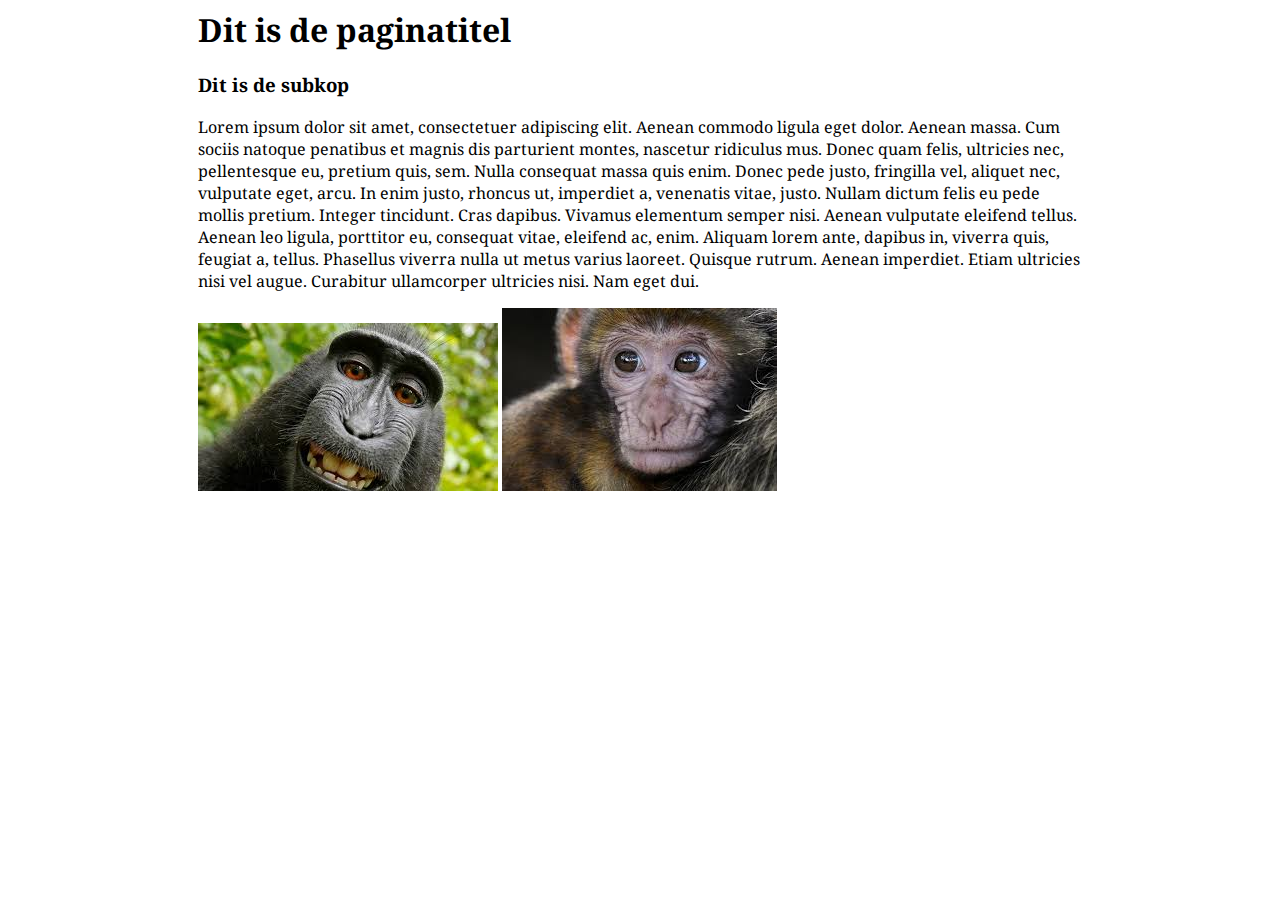
<file: h02/index.html>
<html lang="en"><head>
    <meta charset="UTF-8">
    <title>saojf</title>
    <link href="https://fonts.googleapis.com/css?family=Noto+Serif" rel="stylesheet">
    <style>
        #wrapper {
            margin:auto;
            width:70%;
        }
        body {
            font-family: 'Noto Serif', serif;
        }

    </style></head>

<body>
<div id="wrapper">
    <h1 id="paginatitel"></h1>
    <h3 id="subkop"></h3>
    <p>Lorem ipsum dolor sit amet, consectetuer adipiscing elit. Aenean commodo ligula eget dolor. Aenean massa. Cum sociis natoque penatibus et magnis dis parturient montes, nascetur ridiculus mus. Donec quam felis, ultricies nec, pellentesque eu, pretium quis, sem. Nulla consequat massa quis enim. Donec pede justo, fringilla vel, aliquet nec, vulputate eget, arcu. In enim justo, rhoncus ut, imperdiet a, venenatis vitae, justo. Nullam dictum felis eu pede mollis pretium. Integer tincidunt. Cras dapibus. Vivamus elementum semper nisi. Aenean vulputate eleifend tellus. Aenean leo ligula, porttitor eu, consequat vitae, eleifend ac, enim. Aliquam lorem ante, dapibus in, viverra quis, feugiat a, tellus. Phasellus viverra nulla ut metus varius laoreet. Quisque rutrum. Aenean imperdiet. Etiam ultricies nisi vel augue. Curabitur ullamcorper ultricies nisi. Nam eget dui.</p>
    <img id="aap1">
    <img id="aap2">
</div>
<script src="indexJS.js"></script>

</body></html>
</file>
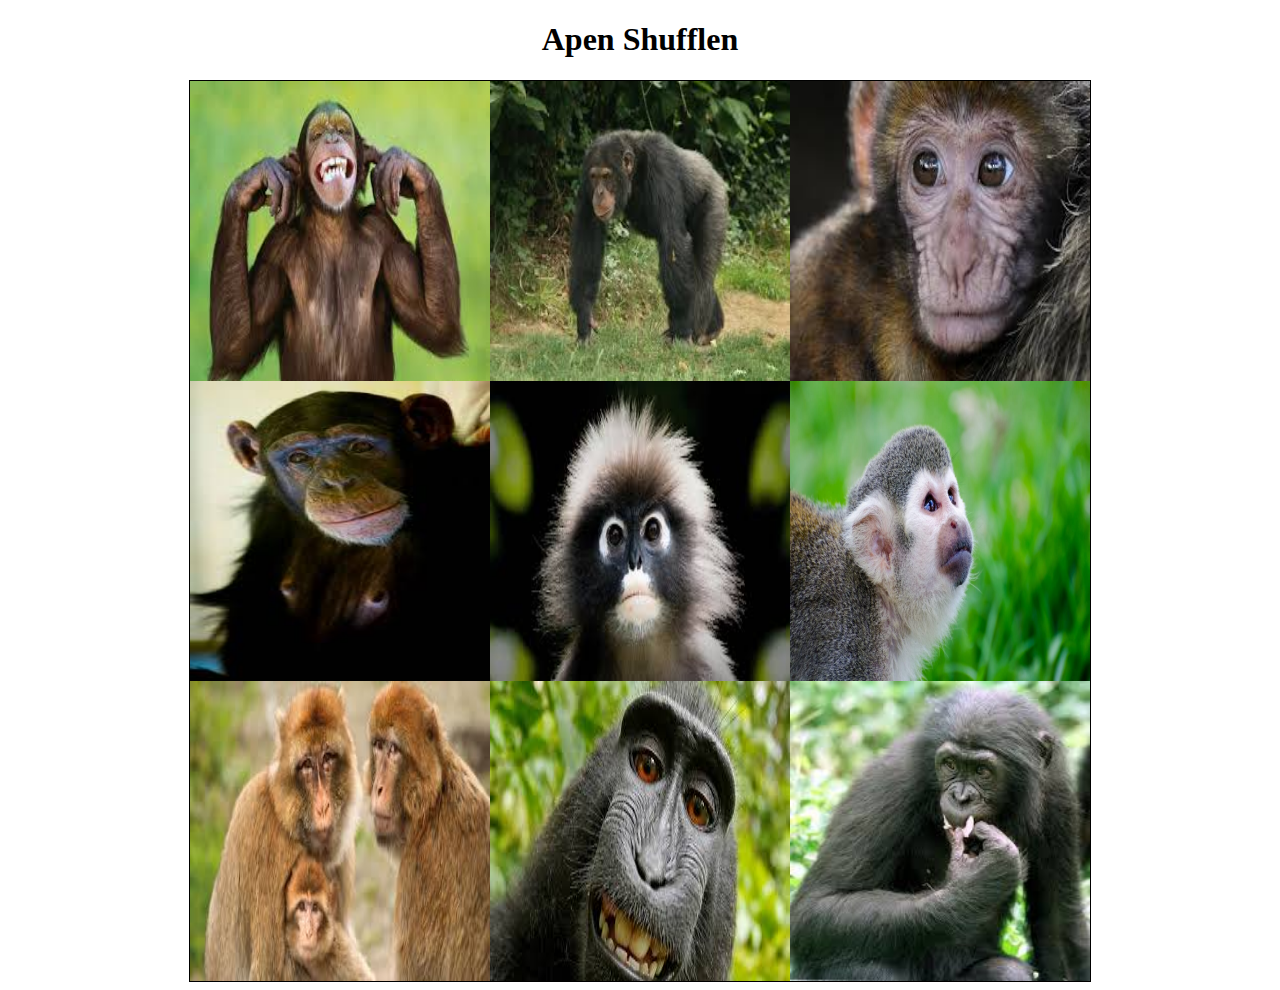
<file: h03/index.html>
<!DOCTYPE html>
<html lang="en">
<head>
    <meta charset="UTF-8">
    <title>jhkldfvjkldfjkodfvjkl</title>
    <style>
        html {
            margin: 0 0 0 0;
            padding: 0 0 0 0;
        }
        body {
            text-align: center;
        }
        img {
            height: 300px;
            width: 300px;
            border: 0;
        }
        #pics {
            width: 900px;
            height: 900px;
            border: black solid 1px;
            font-size: 0;
            margin: auto;
        }
    </style>
</head>
<body>
<h1>Apen Shufflen</h1>
<div id="pics">
    <img src="images/aap1.jpg" alt="Aap 1">
    <img src="images/aap2.jpg" alt="Aap 2">
    <img src="images/aap3.jpg" alt="Aap 3">
    <img src="images/aap4.jpg" alt="Aap 4">
    <img src="images/aap5.jpg" alt="Aap 5">
    <img src="images/aap6.jpg" alt="Aap 6">
    <img src="images/aap7.jpg" alt="Aap 7">
    <img src="images/aap8.jpg" alt="Aap 8">
    <img src="images/aap9.jpg" alt="Aap 9">
</div>
<script src="indexJS.js"></script>
</body>
</html>
</file>
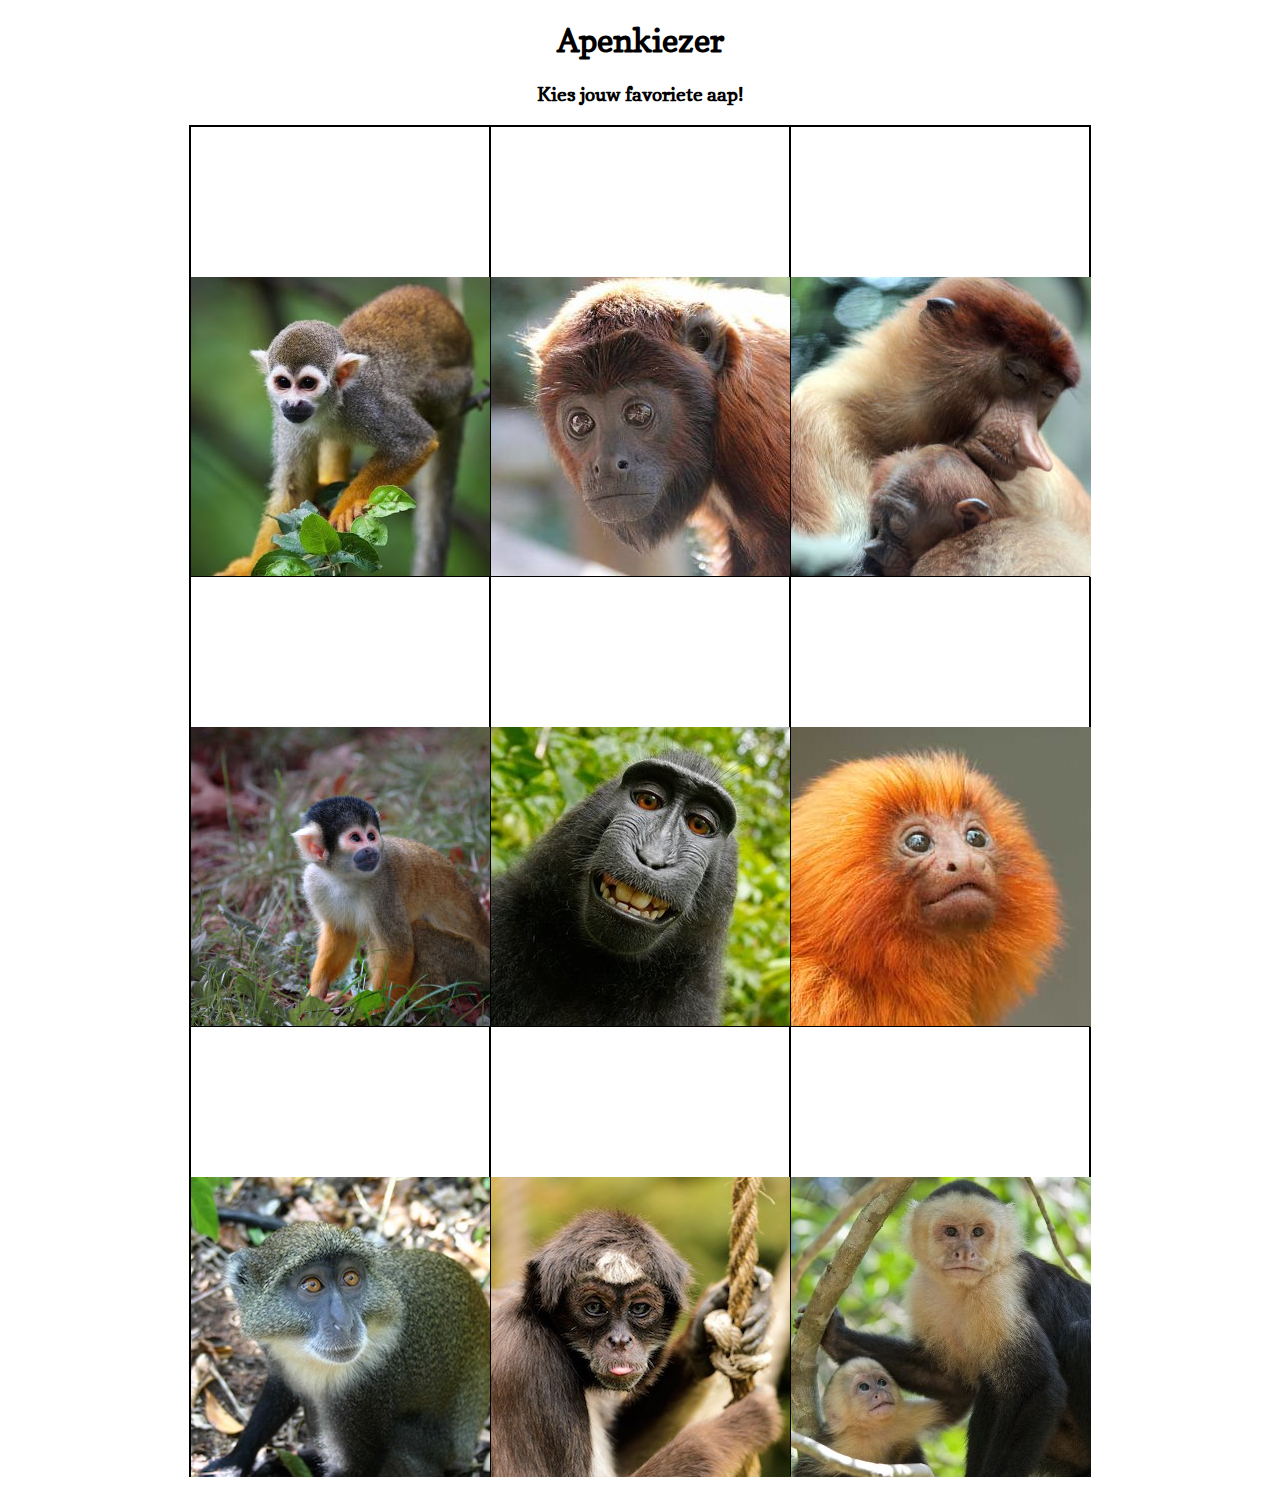
<file: h05/index.html>
<!DOCTYPE html>
<html lang="en">
<head>
    <meta charset="UTF-8">
    <title>piogsjosdfjoasdjklasdg</title>
    <link rel="stylesheet" href="https://fonts.googleapis.com/css?family=Copse">
    <link rel="stylesheet" href="monkeychooser.css">
</head>
<body>
    <h1>Apenkiezer</h1>
    <h3>Kies jouw favoriete aap!</h3>
    <div id="pics"></div>
    <script src="indexJS.js"></script>
</body>
</html>
</file>
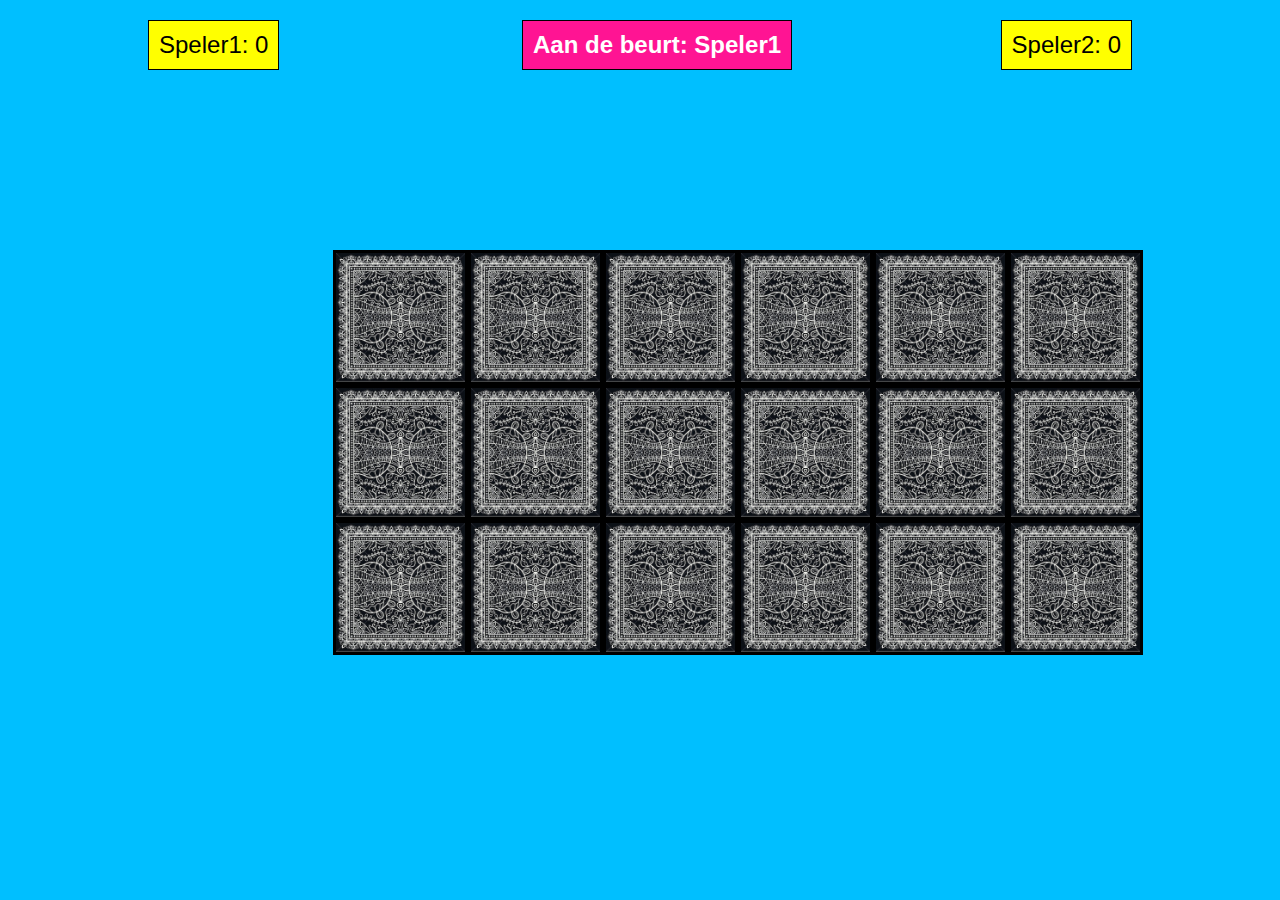
<file: h06/index.html>
<!DOCTYPE html>
<html lang="en">
<head>
    <meta charset="UTF-8">
    <title>jklasdjhklasdf;jo;weadjko;asfejkl</title>
    <link rel="stylesheet" href="memory.css">
</head>
<body>
    <div id="info">
        <div id="speler1" class="spelers">
            Speler1: 0
        </div>
        <div id="beurt">
            Aan de beurt: Speler1
        </div>
        <div id="speler2" class="spelers">
            Speler2: 0
        </div>
    </div>
    <div id="pics"></div>
    <div id="win"></div>

    <script src="indexJS.js"></script>
</body>
</html>
</file>
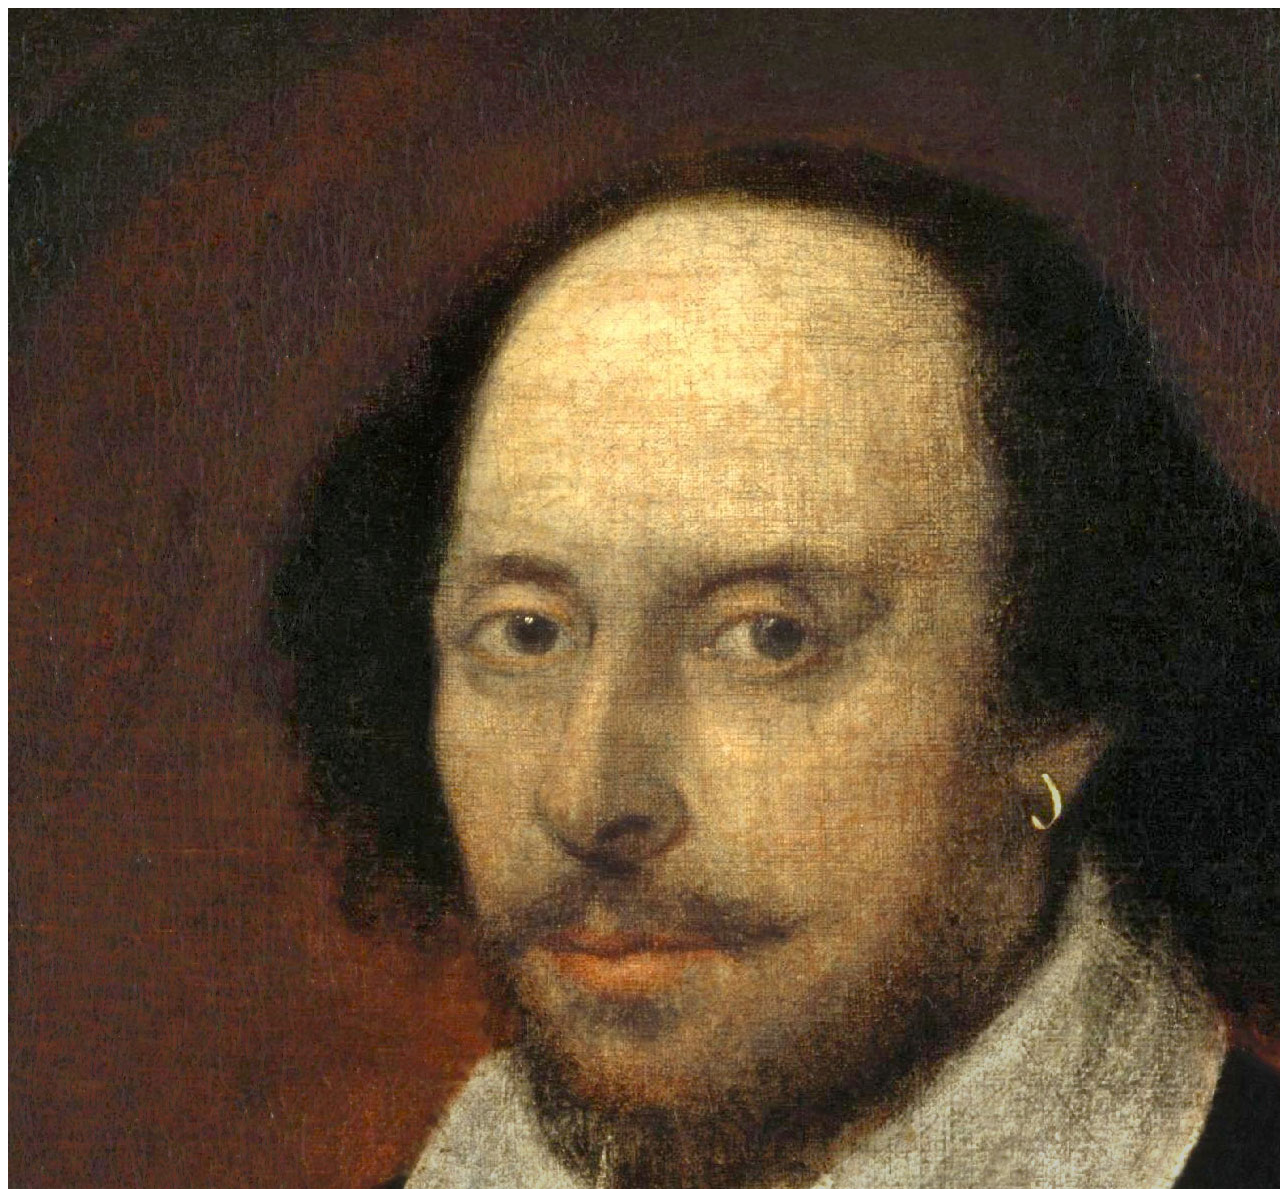
<file: h04/op3/index.html>
<!DOCTYPE html>
<html lang="en">
<head>
    <meta charset="UTF-8">
    <title>jhiosdfjklsdjolasdfjkoasdjiosdjhiaw</title>
    <style>
        div#ogen {
            width: 1491px;
            height: 710px;
        }
        div#kin {
            width: 1491px;
            height: 300px
        }
        div#neus {
            width: 1491px;
            height: 171px;
        }
    </style>
</head>
<body>
    <div id="ogen"></div>
    <div id="neus"></div>
    <div id="kin"></div>

    <script src="indexJS.js"></script>
</body>
</html>
</file>
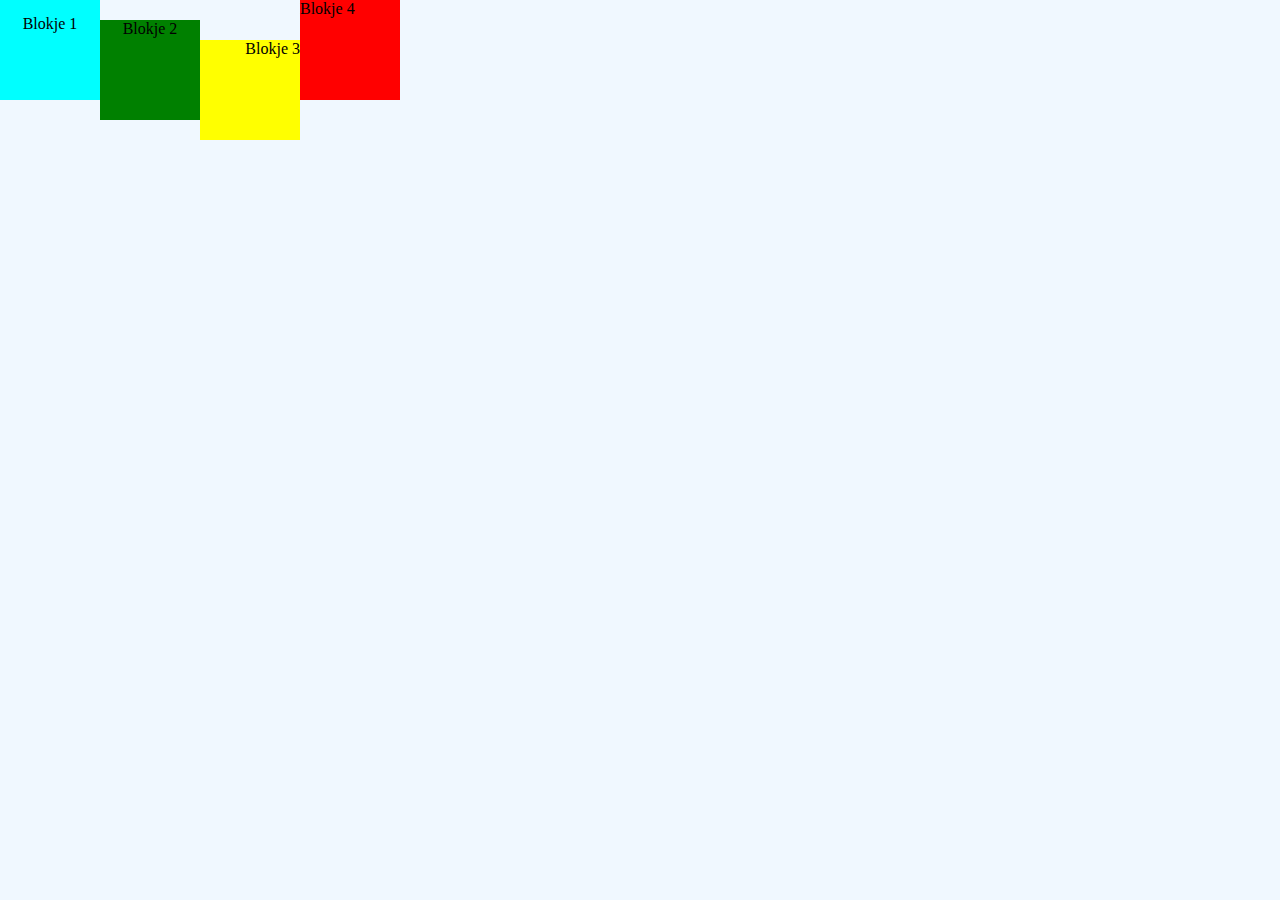
<file: h02/op2index.html>
<!DOCTYPE html>
<html lang="en"><head>
    <meta charset="UTF-8">
    <title>Stijlen aanpassen</title>
    <style>

        html {
            padding:0px;
            margin:0px;
        }
        body {
            padding:0px;
            margin:0px;
            background-color: aliceblue;
        }

        div {
            box-sizing: border-box;
            height: 100px;
            width: 100px;
            float: left;
        }



    </style>
    <link href="https://fonts.googleapis.com/css?family=Saira+Extra+Condensed" rel="stylesheet">
</head>
<body>
<div id="bl1">Blokje 1</div>
<div id="bl2">Blokje 2</div>
<div id="bl3">Blokje 3</div>
<div id="bl4">Blokje 4</div>
<!--<div>Blokje 2</div>
<div>Blokje 3</div>
<div>Blokje 4</div>-->
<script src="stijl.js"></script>

</body>
</html>
</file>
<file: h05/monkeychooser.css>
body {
    font-family: 'Copse', serif;
    text-align: center;
}

div.picture-holder {
    box-sizing: border-box;
    border: solid 1px black;
    height: 450px;
    width: 300px;
    float: left;
}

div.favoriet {
    width: 300px;
    height: 150px;
    background-image: none;
    background-repeat: no-repeat;
    background-position: center;
}

#pics {
    width: 900px;
    height: 1350px;
    border: solid 1px black;
    font-size: 0;
    margin: auto;
}
</file>
<file: h06/memory.css>
* {
    box-sizing: border-box;
}

body {
    width:80%;
    margin: auto;
    font-family: Arial, sans-serif;
    background-color: deepskyblue;
}

img {
    width:15%;
}

div {
    margin: 10px;
}

#win {
    padding: 20px;
    visibility: hidden;
    width: 270px;
    height: auto;
    font-size: 20px;
    text-align: center;
    background-color: yellow;
    border: 1px solid black;
    color: black;
    font-weight: bold;
    position: absolute;
    left: 40%;
}

div#speler2 {
    float: right;
}

div.spelers, div#beurt {
    display: inline-block;
    font-size: 24px;
    padding: 10px;
    width: 100%;
}

#pics {
    width: 900px;
    font-size: 0;
    float:left;
    position: relative;
    left: 19%;
    top: 150px;
}

div#beurt {
    position: absolute;
    left: 40%;
    width: auto;
    height: auto;
    background-color: deeppink;
    color: white;
    font-weight: bold;
    text-align: center;
    border: 1px solid black;
}

div.spelers {
    border: 1px solid black;
    width: auto;
    height: auto;
    background-color: yellow;
    text-align: center;
}
</file>
